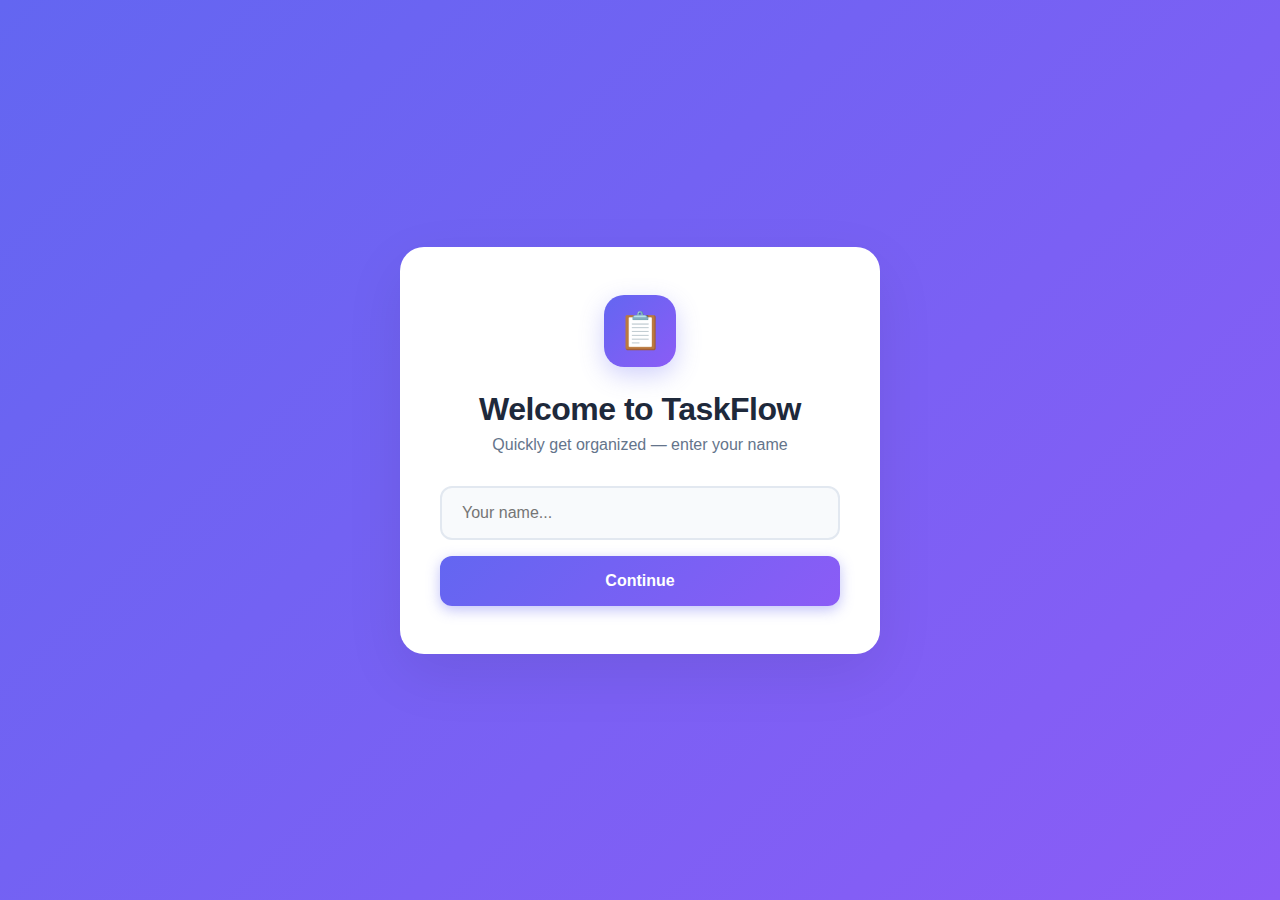
<file: index.html>
<!DOCTYPE html>
<html lang="en">
<head>
  <meta charset="utf-8" />
  <meta name="viewport" content="width=device-width,initial-scale=1" />
  <title>Welcome - TaskFlow</title>
  <link rel="stylesheet" href="styles.css" />
</head>
<body class="welcome-page">
  <div class="name-container">
    <div class="logo-icon">📋</div>
    <h1>Welcome to TaskFlow</h1>
    <h2>Quickly get organized — enter your name</h2>

    <div class="input-container-welcome">
      <input id="UserInput" type="text" placeholder="Your name..." />
      <button id="EnterBtn">Continue</button>
    </div>
  </div>

  <script>
    const userInput = document.getElementById('UserInput');
    const enterBtn = document.getElementById('EnterBtn');

    enterBtn.addEventListener('click', () => {
      const name = userInput.value.trim();
      if (!name) return alert('Please enter your name');
      localStorage.setItem('currentUser', name);

      if (!localStorage.getItem(`tasks_${name}`)) localStorage.setItem(`tasks_${name}`, JSON.stringify([]));
      if (!localStorage.getItem(`categories_${name}`)) localStorage.setItem(`categories_${name}`, JSON.stringify(['General']));
      window.location.href = 'dashboard.html';
    });

    userInput.addEventListener('keypress', e => { if (e.key === 'Enter') enterBtn.click(); });
  </script>
</body>
</html>
</file>
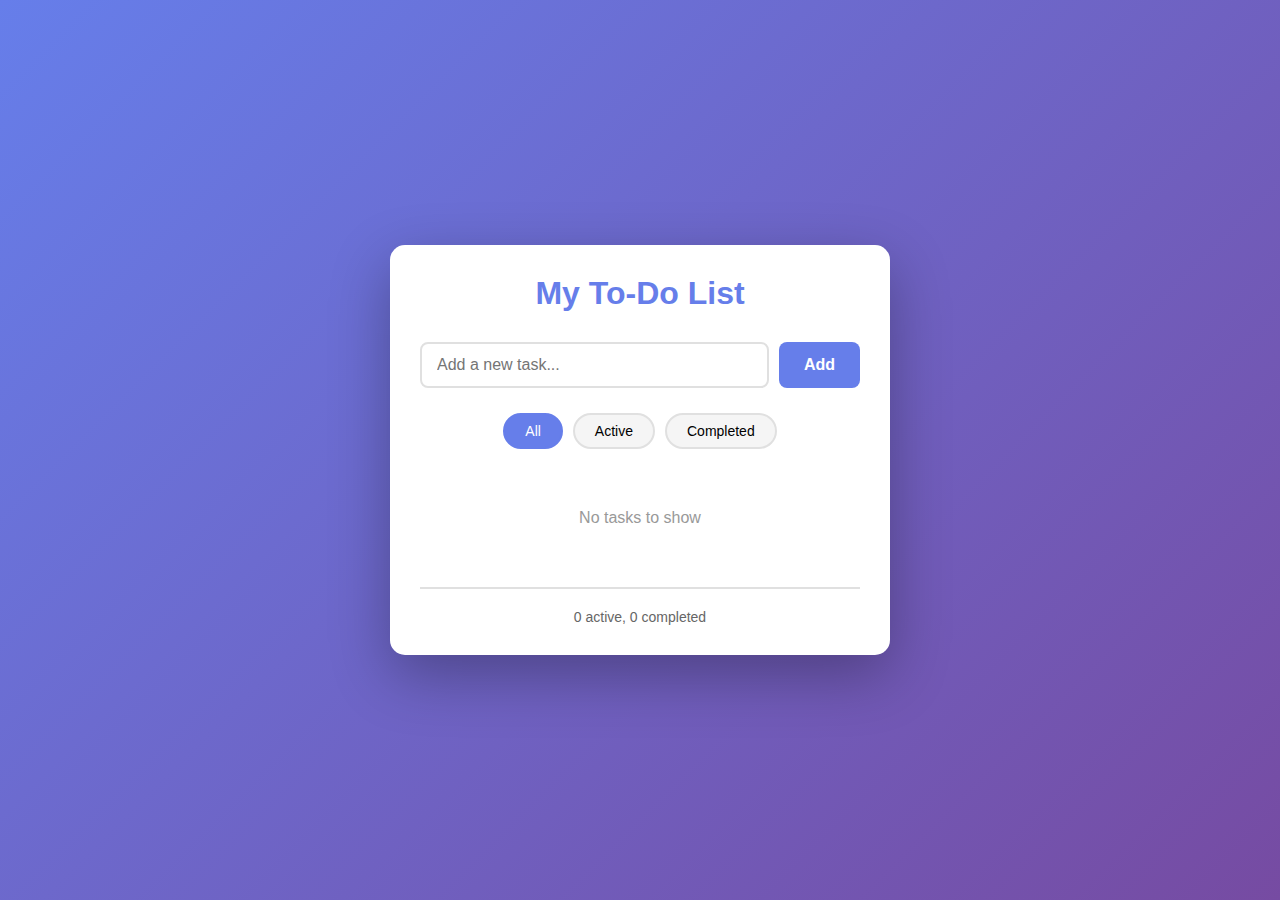
<file: to-do-list web app/index.html>
<!DOCTYPE html>
<html lang="en">
<head>
    <meta charset="UTF-8">
    <meta name="viewport" content="width=device-width, initial-scale=1.0">
    <link rel="stylesheet" href="styles.css">
    <title>To-Do List</title>
</head>
<body>
    <div class="container">
        <h1>My To-Do List</h1>
        
        <div class="input-container">
            <input type="text" id="todoInput" placeholder="Add a new task..." />
            <button id="addBtn">Add</button>
        </div>

        <div class="filters">
            <button class="filter-btn active" data-filter="all">All</button>
            <button class="filter-btn" data-filter="active">Active</button>
            <button class="filter-btn" data-filter="completed">Completed</button>
        </div>

        <ul id="todoList"></ul>

        <div class="stats">
            <span id="stats">0 tasks</span>
        </div>
    </div>

    <script src="script.js">
    </script>
</body>
</html>
</file>
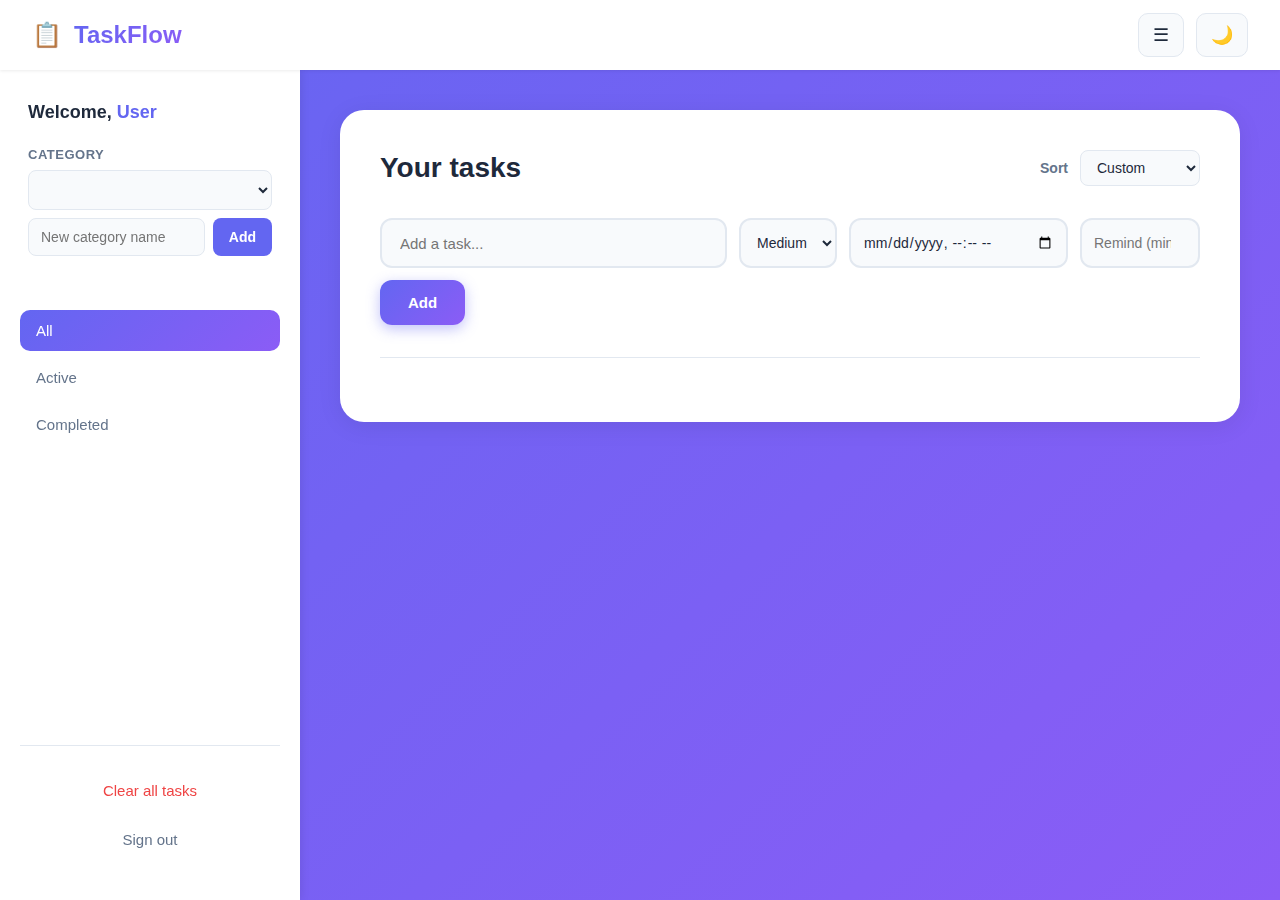
<file: dashboard.html>
<!DOCTYPE html>
<html lang="en">
<head>
  <meta charset="utf-8" />
  <meta name="viewport" content="width=device-width,initial-scale=1" />
  <title>TaskFlow — Dashboard</title>
  <link rel="stylesheet" href="styles.css" />
</head>
<body>
  <nav class="navbar">
    <div class="logo">📋 <span class="logo-text">TaskFlow</span></div>
    <div class="nav-actions">
      <button id="menuToggle" aria-label="Toggle menu">☰</button>
      <button id="themeToggle" class="theme-btn" aria-label="Toggle theme">🌙</button>
    </div>
  </nav>

  <aside id="sidenav" class="sidenav open">
    <h2>Welcome, <span id="username">User</span></h2>

    <div class="section">
      <label for="categorySelect">Category</label>
      <select id="categorySelect"></select>
      <div class="category-controls">
        <input id="newCategoryInput" placeholder="New category name" />
        <button id="addCategoryBtn">Add</button>
      </div>
    </div>

    <ul class="sidebar-filters">
      <li><button class="filter-btn active" data-filter="all">All</button></li>
      <li><button class="filter-btn" data-filter="active">Active</button></li>
      <li><button class="filter-btn" data-filter="completed">Completed</button></li>
    </ul>

    <div class="sidenav-bottom">
      <button id="clearBtn" class="danger-btn">Clear all tasks</button>
      <button id="logoutBtn" class="logout-btn">Sign out</button>
    </div>
  </aside>

  <main class="main-content">
    <section class="todo-container">
      <header class="todo-header">
        <h1>Your tasks</h1>
        <div class="controls-inline">
          <label for="sortSelect">Sort</label>
          <select id="sortSelect">
            <option value="custom">Custom</option>
            <option value="priority">Priority</option>
            <option value="dueDate">Due date</option>
            <option value="recent">Most recent</option>
          </select>
        </div>
      </header>

      <div class="input-row">
        <input id="todoInput" placeholder="Add a task..." />
        <select id="prioritySelect" title="Priority">
          <option value="low">Low</option>
          <option value="medium" selected>Medium</option>
          <option value="high">High</option>
        </select>
        <input id="dueDateInput" type="datetime-local" title="Due date (optional)" />
        <input id="reminderInput" type="number" min="0" placeholder="Remind (min before)" title="Minutes before due time" />
        <button id="addBtn" class="primary">Add</button>
      </div>

      <ul id="todoList" class="todo-list"></ul>

      <div id="stats" class="stats"></div>
    </section>
  </main>

  <script src="script.js"></script>
</body>
</html>
</file>
<file: to-do-list web app/styles.css>
* {
            margin: 0;
            padding: 0;
            box-sizing: border-box;
        }

        body {
            font-family: 'Segoe UI', Tahoma, Geneva, Verdana, sans-serif;
            background: linear-gradient(135deg, #667eea 0%, #764ba2 100%);
            min-height: 100vh;
            display: flex;
            justify-content: center;
            align-items: center;
            padding: 20px;
        }

        .container {
            background: white;
            border-radius: 15px;
            box-shadow: 0 20px 60px rgba(0, 0, 0, 0.3);
            width: 100%;
            max-width: 500px;
            padding: 30px;
        }

        h1 {
            color: #667eea;
            text-align: center;
            margin-bottom: 30px;
            font-size: 2em;
        }

        .input-container {
            display: flex;
            gap: 10px;
            margin-bottom: 25px;
        }

        #todoInput {
            flex: 1;
            padding: 12px 15px;
            border: 2px solid #e0e0e0;
            border-radius: 8px;
            font-size: 16px;
            transition: border-color 0.3s;
        }

        #todoInput:focus {
            outline: none;
            border-color: #667eea;
        }

        #addBtn {
            background: #667eea;
            color: white;
            border: none;
            padding: 12px 25px;
            border-radius: 8px;
            font-size: 16px;
            cursor: pointer;
            transition: background 0.3s;
            font-weight: 600;
        }

        #addBtn:hover {
            background: #5568d3;
        }

        .filters {
            display: flex;
            gap: 10px;
            margin-bottom: 20px;
            justify-content: center;
        }

        .filter-btn {
            background: #f5f5f5;
            border: 2px solid #e0e0e0;
            padding: 8px 20px;
            border-radius: 20px;
            cursor: pointer;
            transition: all 0.3s;
            font-size: 14px;
        }

        .filter-btn.active {
            background: #667eea;
            color: white;
            border-color: #667eea;
        }

        .filter-btn:hover {
            border-color: #667eea;
        }

        #todoList {
            list-style: none;
        }

        .todo-item {
            background: #f9f9f9;
            padding: 15px;
            margin-bottom: 10px;
            border-radius: 8px;
            display: flex;
            align-items: center;
            gap: 12px;
            transition: all 0.3s;
            animation: slideIn 0.3s ease;
        }

        @keyframes slideIn {
            from {
                opacity: 0;
                transform: translateY(-10px);
            }
            to {
                opacity: 1;
                transform: translateY(0);
            }
        }

        .todo-item:hover {
            background: #f0f0f0;
            transform: translateX(5px);
        }

        .todo-item.completed {
            opacity: 0.6;
        }

        .todo-item input[type="checkbox"] {
            width: 20px;
            height: 20px;
            cursor: pointer;
            accent-color: #667eea;
        }

        .todo-item span {
            flex: 1;
            font-size: 16px;
            word-break: break-word;
        }

        .todo-item.completed span {
            text-decoration: line-through;
            color: #999;
        }

        .delete-btn {
            background: #ff4757;
            color: white;
            border: none;
            padding: 8px 12px;
            border-radius: 6px;
            cursor: pointer;
            transition: background 0.3s;
            font-size: 14px;
        }

        .delete-btn:hover {
            background: #e84118;
        }
         .edit-btn {
            background: #667eea;
            color: white;
            border: none;
            padding: 8px 12px;
            border-radius: 6px;
            cursor: pointer;
            transition: background 0.3s;
            font-size: 14px;
        }

        .edit-btn:hover {
            background: #667eea;
        }

        .stats {
            margin-top: 20px;
            padding-top: 20px;
            border-top: 2px solid #e0e0e0;
            text-align: center;
            color: #666;
            font-size: 14px;
        }

        .empty-state {
            text-align: center;
            padding: 40px;
            color: #999;
            font-size: 16px;
        }
        .todo-item.editing {
            background: #fff9e6; 
            border: 2px solid #ffa502;  
        }

        .edit-input {
            flex: 1;
            padding: 8px 12px;
            border: 2px solid #667eea;
            border-radius: 6px;
            font-size: 16px;
            background: white;
        }

        .edit-input:focus {
            outline: none;
            border-color: #ffa502;
            box-shadow: 0 0 0 3px rgba(255, 165, 2, 0.1); 
        }

        .save-btn {
            background: #2ecc71; 
            color: white;
            border: none;
            padding: 8px 12px;
            border-radius: 6px;
            cursor: pointer;
            font-size: 14px;
        }

        .save-btn:hover {
            background: #27ae60;
        }

        .cancel-btn {
            background: #95a5a6;
            color: white;
            border: none;
            padding: 8px 12px;
            border-radius: 6px;
            cursor: pointer;
            font-size: 14px;
        }

        .cancel-btn:hover {
            background: #7f8c8d;
        }
</file>
<file: styles.css>
/* ===== GLOBAL RESET & BASE ===== */
* {
  margin: 0;
  padding: 0;
  box-sizing: border-box;
}

:root {
  --bg-gradient-start: #6366f1;
  --bg-gradient-end: #8b5cf6;
  --primary: #6366f1;
  --primary-hover: #4f46e5;
  --secondary: #8b5cf6;
  --bg-main: white;
  --bg-secondary: #f8fafc;
  --text-primary: #1e293b;
  --text-secondary: #64748b;
  --text-muted: #94a3b8;
  --border: #e2e8f0;
  --border-hover: #cbd5e0;
  --success: #22c55e;
  --danger: #ef4444;
  --warning: #f59e0b;
  --shadow: rgba(0, 0, 0, 0.08);
  --shadow-hover: rgba(99, 102, 241, 0.15);
}

body.dark-theme {
  --bg-gradient-start: #1e293b;
  --bg-gradient-end: #334155;
  --primary: #6366f1;
  --primary-hover: #818cf8;
  --secondary: #8b5cf6;
  --bg-main: #1e293b;
  --bg-secondary: #0f172a;
  --text-primary: #f1f5f9;
  --text-secondary: #cbd5e0;
  --text-muted: #94a3b8;
  --border: #334155;
  --border-hover: #475569;
  --shadow: rgba(0, 0, 0, 0.3);
  --shadow-hover: rgba(99, 102, 241, 0.3);
}

body {
  font-family: "Inter", -apple-system, BlinkMacSystemFont, "Segoe UI", sans-serif;
  background: linear-gradient(135deg, var(--bg-gradient-start) 0%, var(--bg-gradient-end) 100%);
  color: var(--text-primary);
  min-height: 100vh;
  overflow-x: hidden;
  transition: background 0.3s ease, color 0.3s ease;
}

/* ===== WELCOME PAGE ===== */
.welcome-page {
  min-height: 100vh;
  display: flex;
  align-items: center;
  justify-content: center;
  padding: 20px;
}

.name-container {
  background: var(--bg-main);
  border-radius: 24px;
  box-shadow: 0 20px 60px var(--shadow);
  width: 100%;
  max-width: 480px;
  padding: 48px 40px;
  text-align: center;
  animation: slideUp 0.6s ease;
}

@keyframes slideUp {
  from {
    opacity: 0;
    transform: translateY(30px);
  }
  to {
    opacity: 1;
    transform: translateY(0);
  }
}

.name-container .logo-icon {
  width: 72px;
  height: 72px;
  margin: 0 auto 24px;
  background: linear-gradient(135deg, var(--primary) 0%, var(--secondary) 100%);
  border-radius: 20px;
  display: flex;
  align-items: center;
  justify-content: center;
  font-size: 36px;
  box-shadow: 0 8px 24px rgba(99, 102, 241, 0.3);
}

.name-container h1 {
  font-size: 32px;
  color: var(--text-primary);
  margin-bottom: 8px;
  font-weight: 700;
  letter-spacing: -0.5px;
}

.name-container h2 {
  font-size: 16px;
  color: var(--text-secondary);
  margin-bottom: 32px;
  font-weight: 500;
}

.input-container-welcome {
  display: flex;
  flex-direction: column;
  gap: 16px;
}

.name-container input {
  width: 100%;
  padding: 16px 20px;
  border: 2px solid var(--border);
  border-radius: 12px;
  outline: none;
  font-size: 16px;
  transition: all 0.3s ease;
  font-family: inherit;
  background: var(--bg-secondary);
  color: var(--text-primary);
}

.name-container input:focus {
  border-color: var(--primary);
  box-shadow: 0 0 0 4px rgba(99, 102, 241, 0.1);
  background: var(--bg-main);
}

.name-container button {
  width: 100%;
  background: linear-gradient(135deg, var(--primary) 0%, var(--secondary) 100%);
  color: white;
  border: none;
  padding: 16px 32px;
  border-radius: 12px;
  cursor: pointer;
  font-size: 16px;
  font-weight: 600;
  transition: all 0.3s ease;
  font-family: inherit;
  box-shadow: 0 4px 14px rgba(99, 102, 241, 0.4);
}

.name-container button:hover {
  transform: translateY(-2px);
  box-shadow: 0 8px 24px rgba(99, 102, 241, 0.5);
}

.name-container button:active {
  transform: translateY(0);
}

/* ===== NAVBAR ===== */
.navbar {
  position: fixed;
  top: 0;
  width: 100%;
  height: 70px;
  background: var(--bg-main);
  color: var(--text-primary);
  display: flex;
  align-items: center;
  justify-content: space-between;
  padding: 0 32px;
  box-shadow: 0 1px 3px var(--shadow);
  z-index: 1100;
  transition: background 0.3s ease;
}

.navbar .logo {
  font-size: 24px;
  font-weight: 700;
  display: flex;
  align-items: center;
  gap: 12px;
}

.navbar .logo-text {
  background: linear-gradient(135deg, var(--primary) 0%, var(--secondary) 100%);
  -webkit-background-clip: text;
  -webkit-text-fill-color: transparent;
  background-clip: text;
}

.nav-actions {
  display: flex;
  gap: 12px;
}

#menuToggle,
.theme-btn {
  background: var(--bg-secondary);
  color: var(--text-primary);
  border: 1px solid var(--border);
  padding: 10px 14px;
  border-radius: 10px;
  font-size: 18px;
  cursor: pointer;
  transition: all 0.3s ease;
}

#menuToggle:hover,
.theme-btn:hover {
  background: var(--primary);
  color: white;
  border-color: var(--primary);
  transform: scale(1.05);
}

/* ===== SIDEBAR ===== */
.sidenav {
  position: fixed;
  top: 70px;
  left: 0;
  width: 300px;
  height: calc(100% - 70px);
  background: var(--bg-main);
  padding: 32px 20px;
  box-shadow: 2px 0 8px var(--shadow);
  transition: transform 0.3s ease;
  z-index: 1000;
  transform: translateX(-100%);
  overflow-y: auto;
  display: flex;
  flex-direction: column;
}

.sidenav.open {
  transform: translateX(0);
}

.sidenav h2 {
  text-align: left;
  margin-bottom: 24px;
  font-weight: 600;
  font-size: 18px;
  color: var(--text-primary);
  padding: 0 8px;
}

.sidenav #username {
  color: var(--primary);
  font-weight: 700;
}

.section {
  margin-bottom: 24px;
  padding: 0 8px;
}

.section label {
  display: block;
  font-size: 13px;
  font-weight: 600;
  color: var(--text-secondary);
  margin-bottom: 8px;
  text-transform: uppercase;
  letter-spacing: 0.5px;
}

.section select,
.section input {
  width: 100%;
  padding: 10px 12px;
  border: 1px solid var(--border);
  border-radius: 8px;
  background: var(--bg-secondary);
  color: var(--text-primary);
  font-size: 14px;
  font-family: inherit;
  transition: all 0.3s ease;
}

.section select:focus,
.section input:focus {
  outline: none;
  border-color: var(--primary);
  box-shadow: 0 0 0 3px rgba(99, 102, 241, 0.1);
}

.category-controls {
  display: flex;
  gap: 8px;
  margin-top: 8px;
}

.category-controls input {
  flex: 1;
}

.category-controls button {
  padding: 10px 16px;
  background: var(--primary);
  color: white;
  border: none;
  border-radius: 8px;
  cursor: pointer;
  font-size: 14px;
  font-weight: 600;
  transition: all 0.3s ease;
}

.category-controls button:hover {
  background: var(--primary-hover);
}

.sidebar-filters {
  list-style: none;
  margin: 24px 0;
}

.sidebar-filters li {
  margin: 6px 0;
}

.sidebar-filters button {
  width: 100%;
  background: transparent;
  border: none;
  color: var(--text-secondary);
  padding: 12px 16px;
  border-radius: 10px;
  font-size: 15px;
  cursor: pointer;
  transition: all 0.3s ease;
  text-align: left;
  font-weight: 500;
  font-family: inherit;
}

.sidebar-filters button:hover {
  background: var(--bg-secondary);
  color: var(--text-primary);
}

.sidebar-filters .filter-btn.active {
  background: linear-gradient(135deg, var(--primary) 0%, var(--secondary) 100%);
  color: white;
}

.sidenav-bottom {
  margin-top: auto;
  padding-top: 24px;
  border-top: 1px solid var(--border);
}

.sidenav-bottom button {
  width: 100%;
  padding: 12px 16px;
  border: none;
  border-radius: 10px;
  font-size: 15px;
  font-weight: 500;
  cursor: pointer;
  transition: all 0.3s ease;
  font-family: inherit;
  margin-bottom: 8px;
}

.danger-btn {
  background: transparent;
  color: var(--danger);
}

.danger-btn:hover {
  background: #fee2e2;
  color: #dc2626;
}

.logout-btn {
  background: transparent;
  color: var(--text-secondary);
}

.logout-btn:hover {
  background: var(--bg-secondary);
  color: var(--text-primary);
}

/* ===== MAIN CONTENT ===== */
.main-content {
  padding: 110px 32px 40px;
  min-height: 100vh;
  transition: margin-left 0.3s ease;
  margin-left: 0;
}

.sidenav.open ~ .main-content {
  margin-left: 300px;
}

/* ===== TODO CONTAINER ===== */
.todo-container {
  background: var(--bg-main);
  border-radius: 24px;
  box-shadow: 0 4px 24px var(--shadow);
  max-width: 900px;
  margin: 0 auto;
  padding: 40px;
  transition: background 0.3s ease;
}

.todo-header {
  display: flex;
  justify-content: space-between;
  align-items: center;
  margin-bottom: 32px;
  flex-wrap: wrap;
  gap: 16px;
}

.todo-header h1 {
  color: var(--text-primary);
  font-size: 28px;
  font-weight: 700;
}

.controls-inline {
  display: flex;
  align-items: center;
  gap: 12px;
}

.controls-inline label {
  font-size: 14px;
  font-weight: 600;
  color: var(--text-secondary);
}

.controls-inline select {
  padding: 8px 12px;
  border: 1px solid var(--border);
  border-radius: 8px;
  background: var(--bg-secondary);
  color: var(--text-primary);
  font-size: 14px;
  font-family: inherit;
  cursor: pointer;
  transition: all 0.3s ease;
}

.controls-inline select:focus {
  outline: none;
  border-color: var(--primary);
  box-shadow: 0 0 0 3px rgba(99, 102, 241, 0.1);
}

/* ===== INPUT ROW ===== */
.input-row {
  display: flex;
  gap: 12px;
  margin-bottom: 32px;
  flex-wrap: wrap;
}

.input-row input[type="text"],
.input-row #todoInput {
  flex: 1;
  min-width: 250px;
  padding: 14px 18px;
  border: 2px solid var(--border);
  border-radius: 12px;
  outline: none;
  font-size: 15px;
  transition: all 0.3s ease;
  font-family: inherit;
  background: var(--bg-secondary);
  color: var(--text-primary);
}

.input-row input:focus {
  border-color: var(--primary);
  box-shadow: 0 0 0 4px rgba(99, 102, 241, 0.1);
  background: var(--bg-main);
}

.input-row select {
  padding: 14px 12px;
  border: 2px solid var(--border);
  border-radius: 12px;
  background: var(--bg-secondary);
  color: var(--text-primary);
  font-size: 14px;
  font-family: inherit;
  cursor: pointer;
  transition: all 0.3s ease;
}

.input-row select:focus {
  outline: none;
  border-color: var(--primary);
  box-shadow: 0 0 0 4px rgba(99, 102, 241, 0.1);
}

.input-row input[type="datetime-local"] {
  padding: 14px 12px;
  border: 2px solid var(--border);
  border-radius: 12px;
  background: var(--bg-secondary);
  color: var(--text-primary);
  font-size: 14px;
  font-family: inherit;
  transition: all 0.3s ease;
}

.input-row input[type="number"] {
  width: 120px;
  padding: 14px 12px;
  border: 2px solid var(--border);
  border-radius: 12px;
  background: var(--bg-secondary);
  color: var(--text-primary);
  font-size: 14px;
  font-family: inherit;
  transition: all 0.3s ease;
}

.input-row button.primary {
  background: linear-gradient(135deg, var(--primary) 0%, var(--secondary) 100%);
  color: white;
  border: none;
  padding: 14px 28px;
  border-radius: 12px;
  cursor: pointer;
  font-size: 15px;
  font-weight: 600;
  transition: all 0.3s ease;
  font-family: inherit;
  box-shadow: 0 4px 14px rgba(99, 102, 241, 0.4);
}

.input-row button.primary:hover {
  transform: translateY(-2px);
  box-shadow: 0 6px 20px rgba(99, 102, 241, 0.5);
}

/* ===== TODO LIST ===== */
.todo-list {
  list-style: none;
}

.todo-item {
  background: var(--bg-secondary);
  border: 1px solid var(--border);
  border-radius: 12px;
  padding: 16px 20px;
  margin-bottom: 12px;
  display: flex;
  justify-content: space-between;
  align-items: center;
  transition: all 0.2s ease;
  position: relative;
}

.todo-item:hover {
  border-color: var(--border-hover);
  box-shadow: 0 4px 12px var(--shadow-hover);
  transform: translateY(-1px);
}

.todo-item.priority-high {
  border-left: 4px solid var(--danger);
}

.todo-item.priority-medium {
  border-left: 4px solid var(--warning);
}

.todo-item.priority-low {
  border-left: 4px solid var(--success);
}

.todo-item-content {
  flex: 1;
  display: flex;
  flex-direction: column;
  gap: 8px;
  padding-right: 16px;
}

.todo-item-text {
  font-size: 15px;
  color: var(--text-primary);
  font-weight: 500;
}

.todo-item-meta {
  display: flex;
  gap: 12px;
  flex-wrap: wrap;
  font-size: 13px;
  color: var(--text-muted);
}

.todo-item-meta span {
  display: flex;
  align-items: center;
  gap: 4px;
}

.todo-item.completed .todo-item-text {
  text-decoration: line-through;
  color: var(--text-muted);
}

.todo-item.completed {
  opacity: 0.7;
}

.todo-item-actions {
  display: flex;
  gap: 8px;
}

.todo-item-actions button {
  background: var(--bg-main);
  border: 1px solid var(--border);
  padding: 8px 12px;
  border-radius: 8px;
  font-size: 16px;
  cursor: pointer;
  transition: all 0.2s ease;
}

.complete-btn:hover {
  background: #dcfce7;
  border-color: var(--success);
}

.delete-btn:hover {
  background: #fee2e2;
  border-color: var(--danger);
}

/* ===== STATS ===== */
.stats {
  margin-top: 24px;
  padding-top: 24px;
  border-top: 1px solid var(--border);
  color: var(--text-secondary);
  font-size: 14px;
  font-weight: 500;
}

/* ===== EMPTY STATE ===== */
.empty-state {
  text-align: center;
  padding: 48px 20px;
  color: var(--text-muted);
  font-size: 15px;
}

/* ===== RESPONSIVE ===== */
@media (max-width: 1024px) {
  .sidenav.open ~ .main-content {
    margin-left: 0;
  }
}

@media (max-width: 768px) {
  .navbar {
    padding: 0 20px;
  }

  .sidenav {
    width: 280px;
  }

  .main-content {
    padding: 100px 20px 40px;
  }

  .todo-container {
    padding: 28px 24px;
  }

  .input-row {
    flex-direction: column;
  }

  .input-row input[type="text"],
  .input-row #todoInput {
    min-width: 100%;
  }

  .input-row input[type="number"] {
    width: 100%;
  }

  .input-row button {
    width: 100%;
  }

  .todo-item {
    flex-direction: column;
    align-items: flex-start;
    gap: 12px;
  }

  .todo-item-actions {
    width: 100%;
    justify-content: flex-end;
  }

  .todo-header {
    flex-direction: column;
    align-items: flex-start;
  }
}

@media (max-width: 480px) {
  .name-container {
    padding: 36px 28px;
  }

  .todo-container h1 {
    font-size: 24px;
  }

  .navbar .logo {
    font-size: 20px;
  }

  #menuToggle,
  .theme-btn {
    padding: 8px 12px;
    font-size: 16px;
  }
}
</file>
